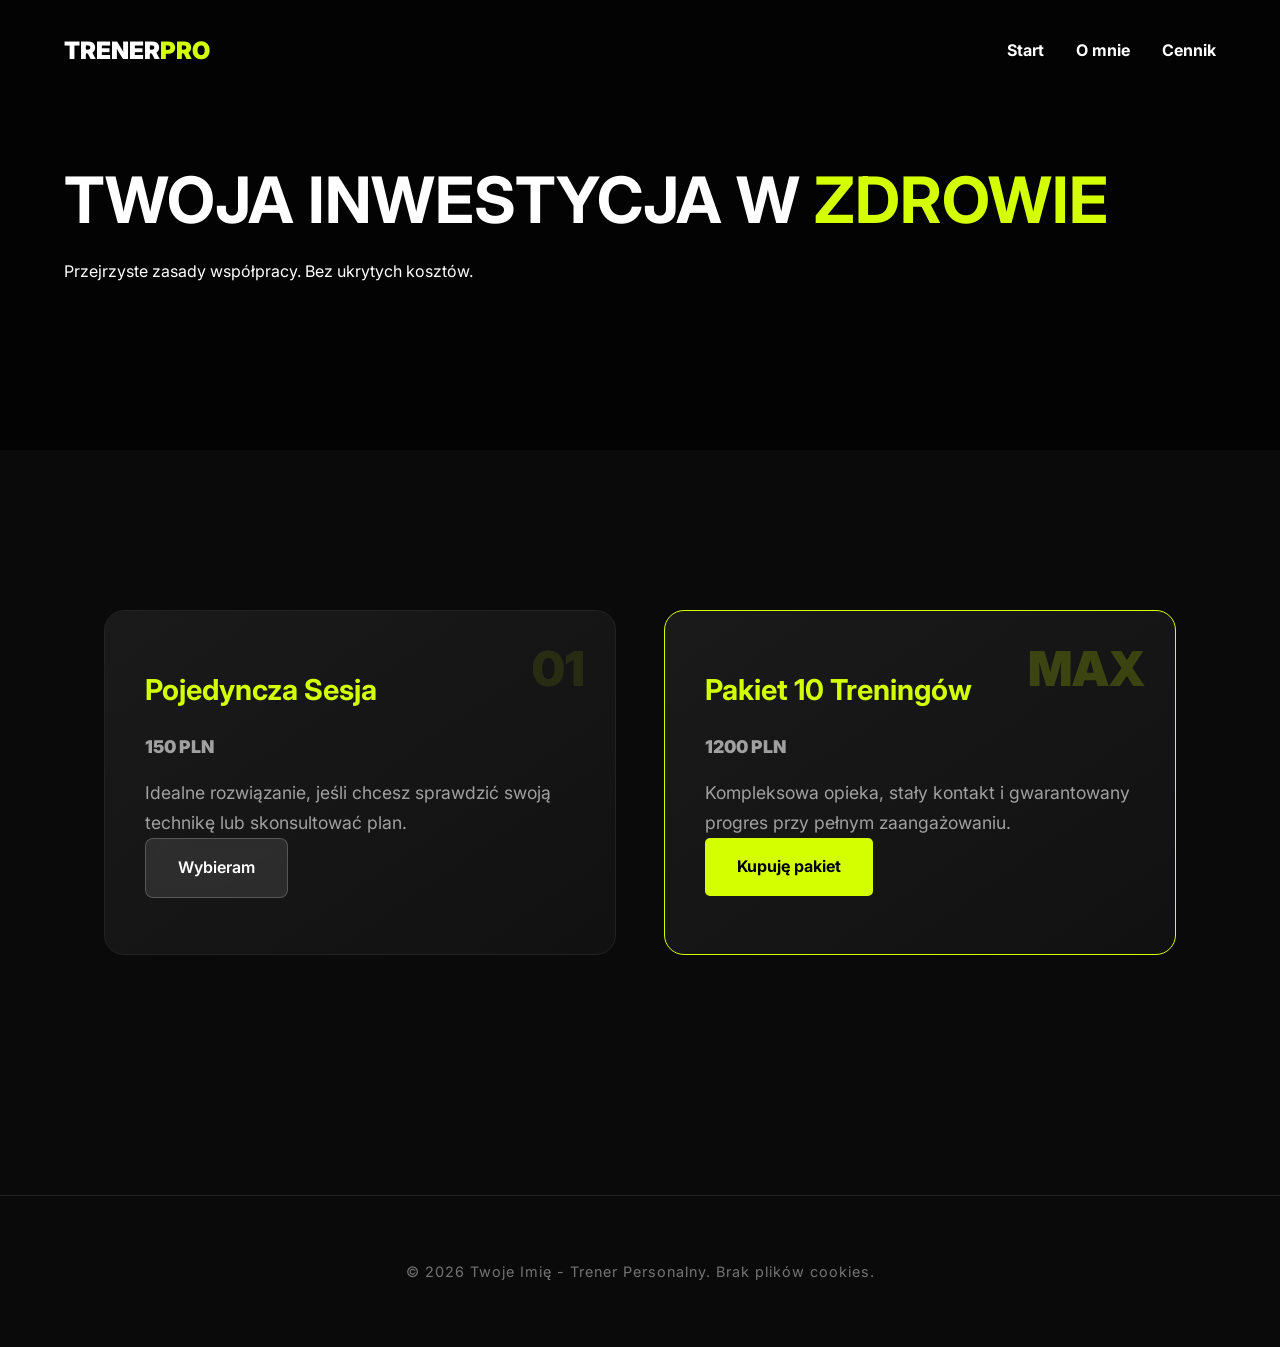
<file: cennik.html>
<!DOCTYPE html>
<html lang="pl">
<head>
    <meta charset="UTF-8">
    <meta name="viewport" content="width=device-width, initial-scale=1.0, maximum-scale=1.0, user-scalable=no">
    <title>Cennik | Twoje Imię</title>
    <link rel="stylesheet" href="styles.css">
    <link href="https://fonts.googleapis.com/css2?family=Inter:wght@400;700;900&display=swap" rel="stylesheet">
</head>
<body>
	<nav id="navbar">
		<div class="logo">TRENER<span>PRO</span></div>
		<ul class="nav-links">
			<li><a href="index.html">Start</a></li>
			<li><a href="o-mnie.html">O mnie</a></li>
			<li><a href="cennik.html">Cennik</a></li>
		</ul>
		<div class="hamburger">
			<div class="line"></div>
			<div class="line"></div>
			<div class="line"></div>
		</div>
	</nav>

    <header class="hero mini-hero">
        <div class="hero-content">
            <h1>TWOJA INWESTYCJA W <span>ZDROWIE</span></h1>
            <p>Przejrzyste zasady współpracy. Bez ukrytych kosztów.</p>
        </div>
    </header>

    <section class="pricing container">
        <div class="price-grid">
            <div class="feature-card reveal-hidden">
                <div class="feature-icon">01</div>
                <h3>Pojedyncza Sesja</h3>
                <p class="price-tag">150 PLN</p>
                <p>Idealne rozwiązanie, jeśli chcesz sprawdzić swoją technikę lub skonsultować plan.</p>
                <a href="mailto:twoj@email.com" class="btn-ig">Wybieram</a>
            </div>

            <div class="feature-card reveal-hidden" style="border-color: var(--primary);">
                <div class="feature-icon" style="color: var(--primary); opacity: 0.2;">MAX</div>
                <h3>Pakiet 10 Treningów</h3>
                <p class="price-tag">1200 PLN</p>
                <p>Kompleksowa opieka, stały kontakt i gwarantowany progres przy pełnym zaangażowaniu.</p>
                <a href="https://wa.me/48123456789" class="btn-primary">Kupuję pakiet</a>
            </div>
        </div>
    </section>

    <footer>
        <p>&copy; 2026 Twoje Imię - Trener Personalny. Brak plików cookies.</p>
    </footer>

    <script src="script.js"></script>
</body>
</html>
</file>
<file: styles.css>
:root {
    --primary: #d4ff00; /* Neonowa limonka */
    --bg: #0a0a0a;
    --card-bg: #1a1a1a;
    --text: #ffffff;
    --text-dim: #a0a0a0;
}

html, body {
    max-width: 100%;
    overflow-x: hidden;
    position: relative;
}

* {
    margin: 0;
    padding: 0;
    box-sizing: border-box;
}

body {
    font-family: 'Inter', sans-serif;
    background-color: var(--bg);
    color: var(--text);
    line-height: 1.6;
}

/* Nawigacja */
nav {
    display: flex;
    justify-content: space-between;
    padding: 2rem 5%;
    align-items: center;
}

.logo { font-weight: 900; font-size: 1.5rem; }
.logo span { color: var(--primary); }

nav ul { display: flex; list-style: none; }
nav ul li { margin-left: 2rem; }
nav ul li a { color: var(--text); text-decoration: none; font-weight: 700; transition: 0.3s; }
nav ul li a:hover, .active { color: var(--primary); }

/* Hero Section */
.hero {
    height: 80vh;
    display: flex;
    align-items: center;
    padding: 0 5%;
    background: linear-gradient(rgba(0,0,0,0.7), rgba(0,0,0,0.7)), url('https://images.unsplash.com/photo-1534438327276-14e5300c3a48?auto=format&fit=crop&q=80') no-repeat center/cover;
}

.hero h1 { font-size: 4rem; line-height: 1.1; margin-bottom: 1.5rem; }
.hero h1 span { color: var(--primary); }

.btn-primary {
    background: var(--primary);
    color: black;
    padding: 1rem 2rem;
    text-decoration: none;
    font-weight: bold;
    border-radius: 5px;
    display: inline-block;
    margin-right: 1rem;
}

/* Grid Cennika */
.price-grid {
    display: grid;
    grid-template-columns: repeat(auto-fit, minmax(300px, 1fr));
    gap: 2rem;
    padding: 5%;
}

.price-card {
    background: var(--card-bg);
    padding: 3rem;
    border-radius: 15px;
    text-align: center;
    border: 1px solid #333;
}

.featured { border: 2px solid var(--primary); transform: scale(1.05); }

/* Efekt Sticky Nav */
nav {
    position: fixed;
    top: 0;
    width: 100%;
    z-index: 1000;
    transition: all 0.4s ease;
}

.nav-scrolled {
    background: rgba(10, 10, 10, 0.95);
    backdrop-filter: blur(10px);
    padding: 1rem 5%;
    border-bottom: 1px solid var(--primary);
}

/* Animacje wejścia (Scroll Reveal) */
.reveal-hidden {
    opacity: 0;
    transform: translateY(30px);
    transition: all 0.8s ease-out;
}

.revealed {
    opacity: 1 !important;
    transform: translateY(0) !important;
}

/* Stylizacja Hamburgera na Mobile */
.hamburger {
    display: none;
    cursor: pointer;
}

.hamburger .line {
    width: 25px;
    height: 3px;
    background-color: var(--text);
    margin: 5px;
    transition: all 0.3s ease;
}

@media (max-width: 768px) {
    .nav-links {
        display: flex !important; /* Musi być flex */
        position: fixed !important;
        right: 0 !important;
        top: 0 !important;
        height: 100vh !important;
        width: 100% !important;
        background: #0a0a0a !important; /* Kolor tła strony */
        flex-direction: column;
        align-items: center;
        justify-content: center;
        transform: translateX(100%);
        transition: transform 0.4s ease-in-out;
        z-index: 999;
        margin: 0;
    }

    .nav-links.open {
        transform: translateX(0) !important;
    }

    .nav-links li {
        margin: 1.5rem 0;
    }

    .nav-links li a {
        font-size: 2rem !important;
        color: white !important;
        text-decoration: none;
    }

    .hamburger {
        display: block !important;
        position: relative;
        z-index: 1000;
        cursor: pointer;
    }
}

/* Animacja krzyżyka w hamburgerze */
.toggle .line:nth-child(1) { transform: rotate(-45deg) translate(-5px, 6px); }
.toggle .line:nth-child(2) { opacity: 0; }
.toggle .line:nth-child(3) { transform: rotate(45deg) translate(-5px, -6px); }
/* Layout Helpers */
.container {
    max-width: 1200px;
    margin: 0 auto;
    padding: 0 5%;
    display: block; /* Upewniamy się, że nie jest ukryty */
}

.section-padding { padding: 8rem 0; }
.text-center { text-align: center; }

.grid-2 {
    display: grid;
    grid-template-columns: 1fr 1fr;
    gap: 4rem;
    align-items: center;
}

.grid-3 {
    display: grid;
    grid-template-columns: repeat(auto-fit, minmax(250px, 1fr));
    gap: 2rem;
    margin-top: 3rem;
}

/* About Hero */
.about-hero {
    height: 50vh;
    background: linear-gradient(rgba(0,0,0,0.8), rgba(0,0,0,0.8)), url('https://images.unsplash.com/photo-1571019613454-1cb2f99b2d8b?auto=format&fit=crop&q=80');
    background-size: cover;
    background-position: center;
    display: flex;
    align-items: center;
    justify-content: center;
    text-align: center;
}

/* Bio Section */
.bio-image img {
    width: 100%;
    border-radius: 20px;
    filter: grayscale(100%);
    transition: 0.5s;
}

.bio-image img:hover { filter: grayscale(0%); }

.stats {
    display: flex;
    gap: 2rem;
    margin-top: 2rem;
}

.number {
    display: block;
    font-size: 2.5rem;
    font-weight: 900;
    color: var(--primary);
}

.label { font-size: 0.9rem; color: var(--text-dim); }

/* Philosophy Cards */
.phi-card {
    background: var(--card-bg);
    padding: 2.5rem;
    border-radius: 15px;
    border-bottom: 4px solid var(--primary);
}

.phi-card h3 { margin-bottom: 1rem; color: var(--primary); }

/* Call to Action Section */
.cta-section {
    background: var(--primary);
    padding: 5rem 5%;
    text-align: center;
    color: black;
}

.cta-section h2 { font-size: 3rem; margin-bottom: 2rem; }
.cta-section .btn-primary { background: black; color: white; }

/* Styl dla półprzezroczystego przycisku Instagram */
.btn-ig {
    display: inline-flex;
    align-items: center;
    padding: 1rem 2rem;
    background: rgba(255, 255, 255, 0.1); /* Półprzezroczyste tło */
    color: white;
    text-decoration: none;
    font-weight: 600;
    border-radius: 8px;
    border: 1px solid rgba(255, 255, 255, 0.2);
    backdrop-filter: blur(5px); /* Efekt rozmycia za przyciskiem */
    transition: all 0.3s ease;
}

.btn-ig:hover {
    background: rgba(255, 255, 255, 0.2);
    border-color: var(--primary);
    transform: translateY(-2px);
}

/* Nowy układ Features (Kafelek) */
.features {
    display: grid;
    grid-template-columns: repeat(auto-fit, minmax(300px, 1fr));
    gap: 3rem;
    padding: 10rem 5%;
}

.feature-card {
    background: linear-gradient(145deg, #1a1a1a, #111111);
    padding: 3.5rem 2.5rem;
    border-radius: 20px;
    text-align: left;
    position: relative;
    border: 1px solid #222;
    transition: 0.4s;
}

.feature-card:hover {
    border-color: var(--primary);
    transform: translateY(-10px);
}

.feature-icon {
    font-size: 3rem;
    font-weight: 900;
    color: rgba(212, 255, 0, 0.1); /* Bardzo jasny kolor primary */
    position: absolute;
    top: 20px;
    right: 30px;
}

.feature-card h3 {
    font-size: 1.8rem;
    margin-bottom: 1.2rem;
    color: var(--primary);
}

.feature-card p {
    color: var(--text-dim);
    font-size: 1.1rem;
    line-height: 1.7;
}

/* Poprawiona Stopka */
footer {
    padding: 4rem 5%;
    border-top: 1px solid #222;
    text-align: center;
    margin-top: 5rem;
}

footer p {
    color: var(--text-dim);
    font-size: 0.9rem;
    letter-spacing: 1px;
    opacity: 0.7;
}

/* Mini Hero dla podstron */
.mini-hero {
    height: 50vh !important; /* Niższy nagłówek na podstronach */
    min-height: 300px;
}

/* Układ Grid dla sekcji O mnie */
.grid-2 {
    display: grid;
    grid-template-columns: 1fr 1fr;
    gap: 4rem;
    align-items: center;
    padding: 10rem 0;
}

.bio-image img {
    width: 100%;
    border-radius: 20px;
    border: 1px solid #333;
}

.bio-text h2 {
    font-size: 2.5rem;
    margin-bottom: 2rem;
}

.bio-text p {
    margin-bottom: 1.5rem;
    color: var(--text-dim);
    font-size: 1.1rem;
}

/* Cennik dodatki */
.price-tag {
    font-size: 2.5rem;
    font-weight: 900;
    color: var(--text);
    margin: 1rem 0;
}

.price-grid {
    display: grid;
    grid-template-columns: repeat(auto-fit, minmax(320px, 1fr));
    gap: 3rem;
    padding: 10rem 0;
}

@media (max-width: 768px) {
    .features, .price-grid {
        display: flex;
        flex-direction: column;
        align-items: center;
        padding: 4rem 5% !important;
        gap: 2rem !important;
    }

    .feature-card {
        width: 100%; /* Karta zajmuje całą szerokość kontenera */
        max-width: 400px;
        margin: 0 auto;
    }
}

@media (max-width: 600px) {
    /* Hero - napisy i przyciski */
    .hero-content {
        padding: 0 5%;
        text-align: center;
        width: 100%;
    }

    .hero h1 {
        font-size: 2.2rem !important; /* Mniejsza czcionka na telefon */
        line-height: 1.1;
        margin-bottom: 1rem;
    }

    .cta-buttons {
        display: flex;
        flex-direction: column; /* Przyciski jeden pod drugim */
        gap: 1rem;
        align-items: center;
        width: 100%;
    }

    .cta-buttons a {
        width: 100%; /* Przyciski na całą szerokość */
        max-width: 280px; /* Nie za szerokie */
        text-align: center;
        margin-right: 0 !important;
        padding: 1rem 0 !important;
    }
}

@media (max-width: 480px) {
    /* 1. Wymuszenie, aby nic nie wychodziło poza krawędź ekranu */
    body, html {
        overflow-x: hidden !important;
        width: 100% !important;
        margin: 0 !important;
        padding: 0 !important;
    }

    /* 2. Hero Content - mniejszy font i pełna szerokość */
    .hero-content {
        padding: 0 15px !important;
        width: 100% !important;
        text-align: center;
    }

    .hero h1 {
        font-size: 1.8rem !important; /* Mniejszy font */
        line-height: 1.2 !important;
        word-wrap: break-word; /* Łamanie długich słów */
    }

    /* 3. Przyciski w kolumnie */
    .cta-buttons {
        display: flex !important;
        flex-direction: column !important;
        align-items: center !important;
        gap: 10px !important;
        width: 100% !important;
    }

    .btn-primary, .btn-ig {
        width: 90% !important; /* Prawie cała szerokość */
        padding: 15px 10px !important;
        font-size: 1rem !important;
        margin: 0 !important;
        display: flex !important;
        justify-content: center !important;
    }
}
</file>
